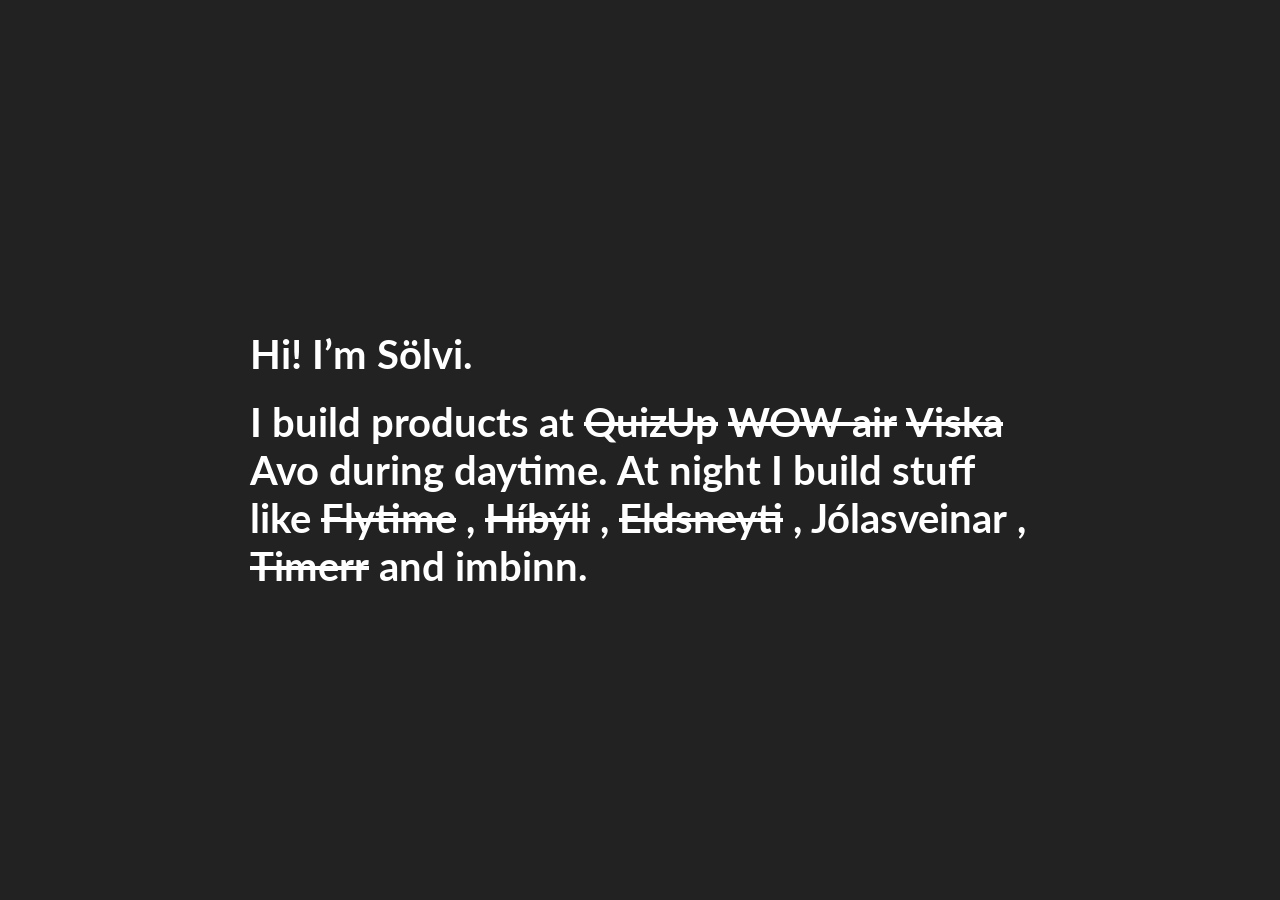
<file: index.html>
<head>
  <title>Sölvi.is</title>
  <meta property="og:title" content="Sölvi.is">
  <meta property="og:description" content="Hi! I’m Sölvi.">
  <meta property="og:image" content="https://solvi.is/og.png">
  <meta property="og:url" content="https://solvi.is/">
  <meta name="viewport" content="width=device-width, initial-scale=1">
  <link type="text/css" rel="stylesheet" href="styles.css?v=2" />
  <link href="https://fonts.googleapis.com/css?family=Lato:700" rel="stylesheet">
</head>

<body>
  <article class="content">
    <span class="title text">Hi! I’m Sölvi.</span>
    <span class="text">I build products at</span>
    <a class="link link--quizup" href="https://quizup.com" target="_blank">QuizUp</a>
    <a class="link link--wowair" href="https://wowair.com" target="_blank">WOW air</a>
    <a class="link link--viska" href="https://viska.com" target="_blank">Viska</a>
    <a class="link link--avo" href="https://avo.sh" target="_blank">Avo</a>
    <span class="text">during daytime. At night I build stuff like</span>
    <a class="link link--flytime" href="http://flytime.is" target="_blank">Flytime</a>
    <span class="text">,</span>
    <a class="link link--hibyli" href="https://hiby.li" target="_blank">Híbýli</a>
    <span class="text">,</span>
    <a class="link link--eldsneyti" href="http://eldsneyti.com" target="_blank">Eldsneyti</a>
    <span class="text">,</span>
    <a class="link link--jolasveinar" href="https://apps.apple.com/is/app/j%C3%B3lasveinar/id1320667824" target="_blank">Jólasveinar</a>
    <span class="text">,</span>
    <a class="link link--timerr" href="http://timerr.app" target="_blank">Timerr</a>
    <span class="text">and</span>
    <a class="link link--imbinn" href="/imbinn/">imbinn.</a>
    <div class="backdrop"></div>
  </article>

  <script>
    (function (i, s, o, g, r, a, m) {
      i['GoogleAnalyticsObject'] = r; i[r] = i[r] || function () {
        (i[r].q = i[r].q || []).push(arguments)
      }, i[r].l = 1 * new Date(); a = s.createElement(o),
        m = s.getElementsByTagName(o)[0]; a.async = 1; a.src = g; m.parentNode.insertBefore(a, m)
    })(window, document, 'script', 'https://www.google-analytics.com/analytics.js', 'ga');
    ga('create', 'UA-92323126-1', 'auto');
    ga('send', 'pageview');
  </script>
</body>
</file>
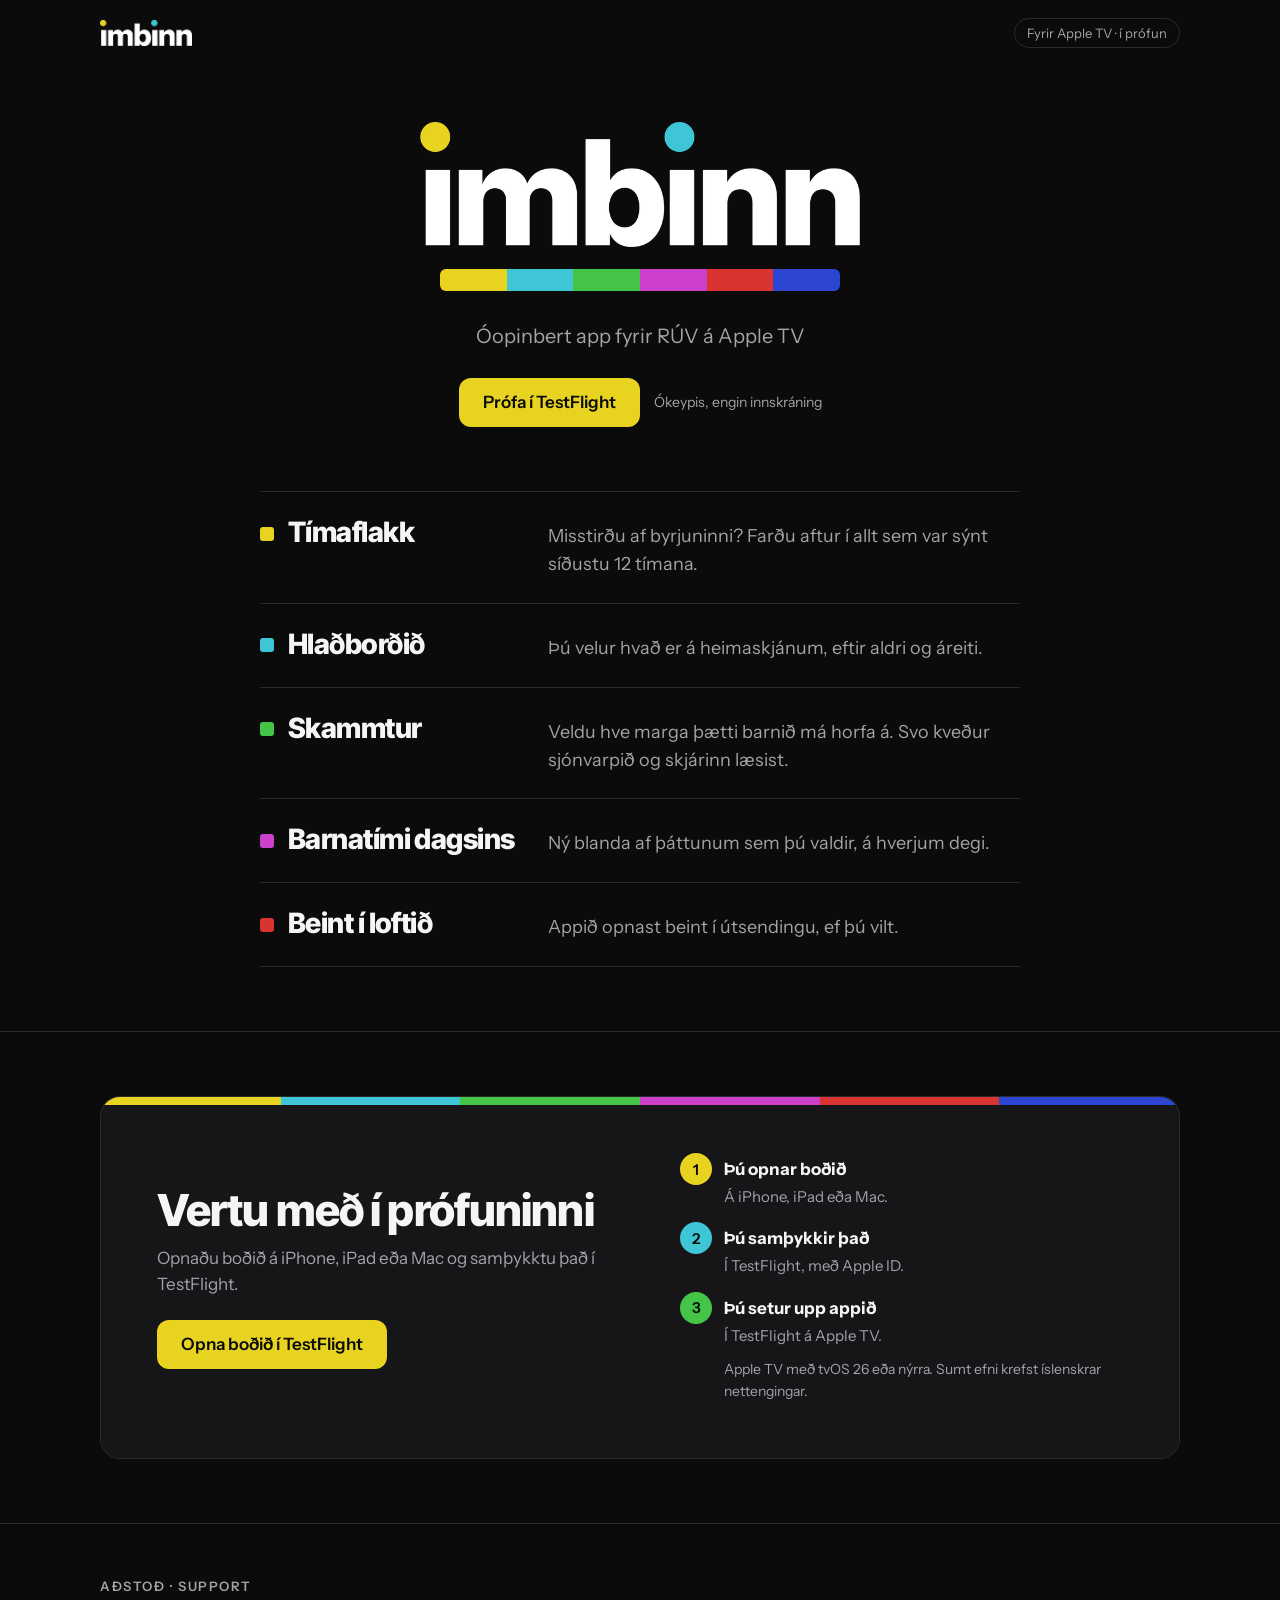
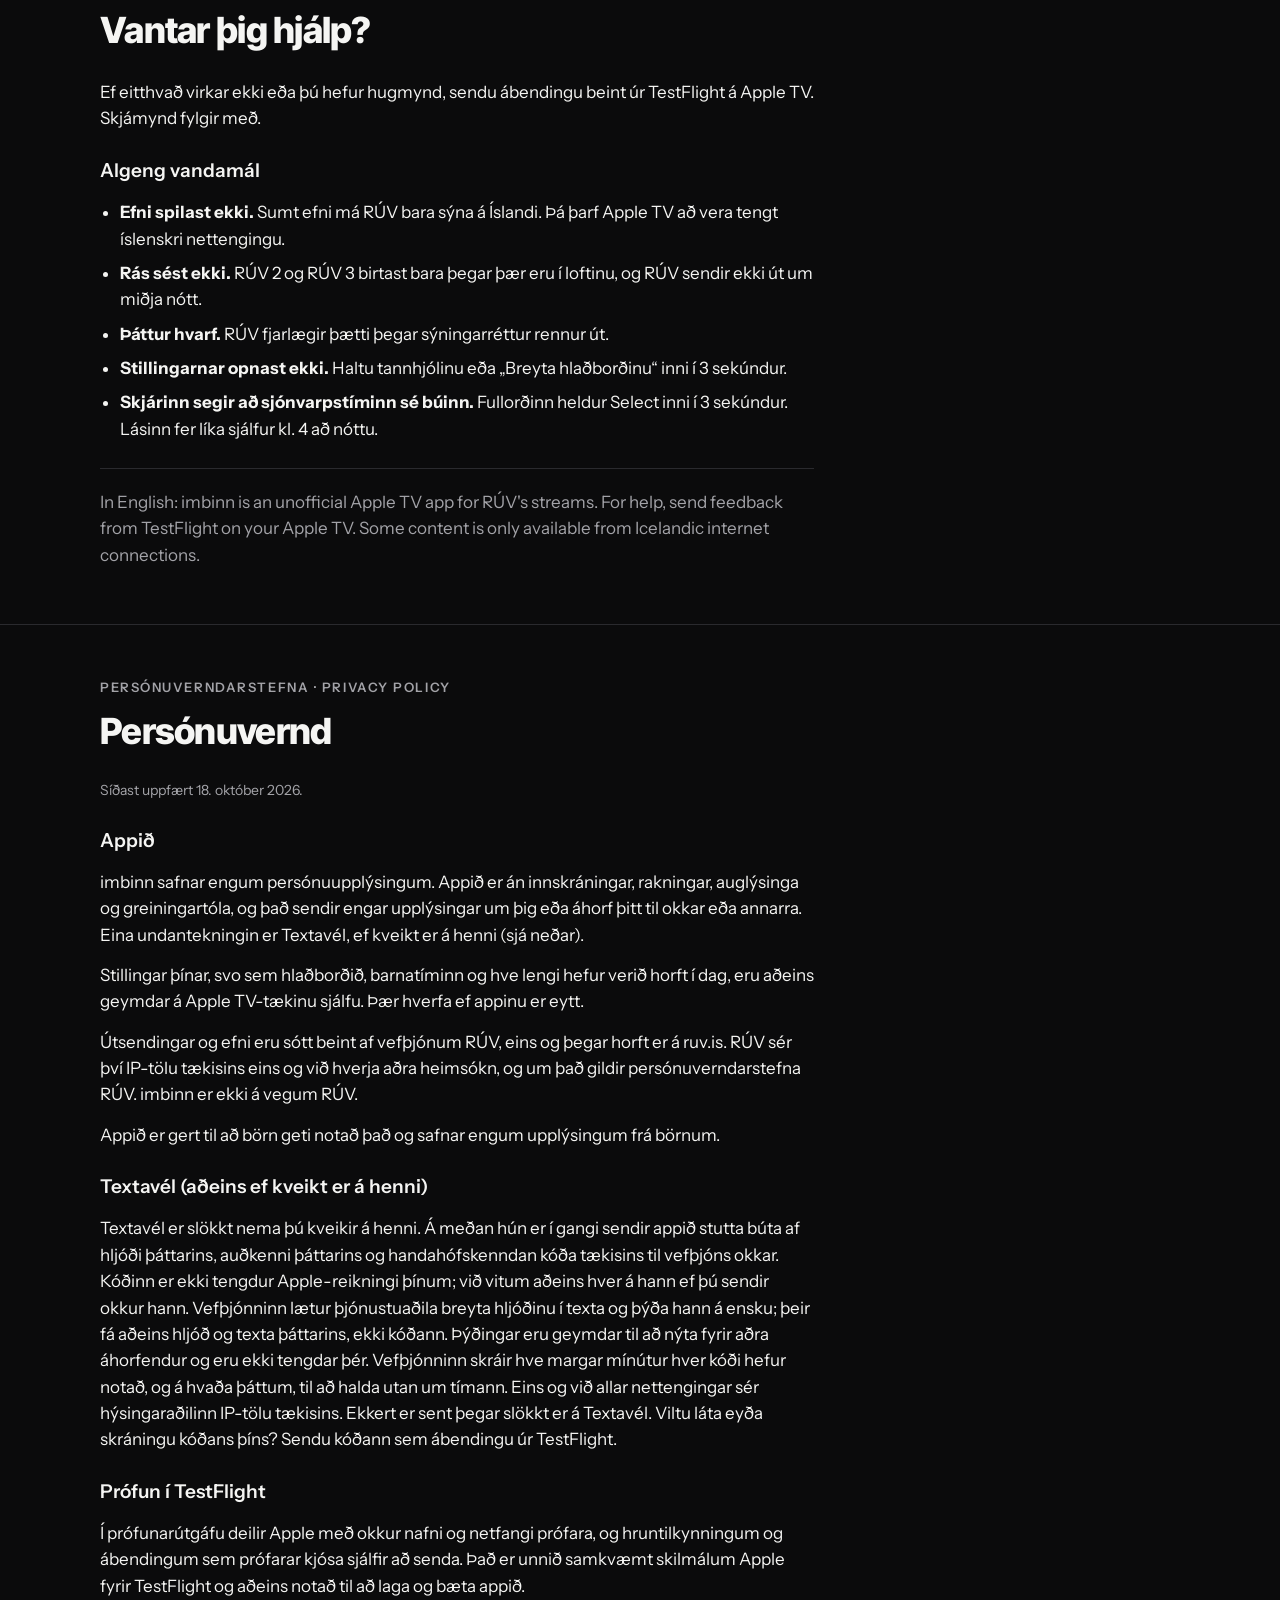
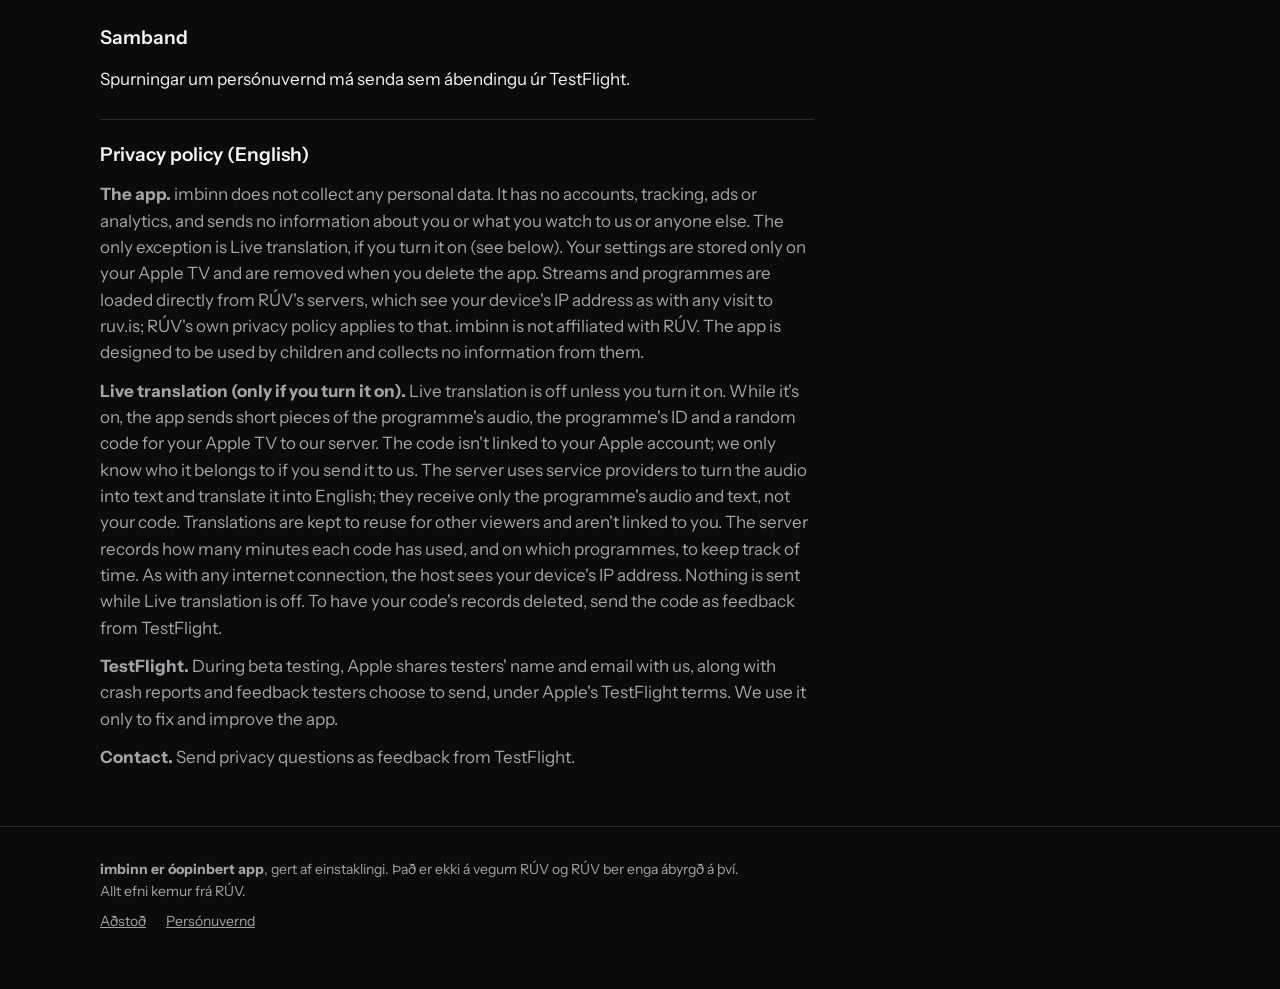
<file: imbinn/index.html>
<!doctype html>
<html lang="is">
<head>
<meta charset="utf-8">
<meta name="viewport" content="width=device-width,initial-scale=1,viewport-fit=cover">
<title>imbinn</title>
<link rel="preconnect" href="https://fonts.googleapis.com">
<link rel="preconnect" href="https://fonts.gstatic.com" crossorigin>
<link rel="stylesheet" href="https://fonts.googleapis.com/css2?family=Inter+Tight:wght@800&family=Instrument+Sans:wght@400;500;600&display=swap">
<style>
/* Layout: stutt kynning í anda prófunarmyndar sjónvarpsins. Merkið og litaröndin efst, svo fimm atriði, hvert með sinn lit úr röndinni. Eitt dökkt þema eins og merkið. */
:root {
  --bg: #0b0b0c;
  --panel: #161618;
  --line: #2a2a2e;
  --fg: #f5f5f3;
  --muted: #a3a3a8;
  --yellow: #e8d420;
  --cyan: #3ec6d6;
  --green: #45c548;
  --magenta: #cc40cc;
  --red: #d9342f;
  --blue: #2c46d2;
  --on-yellow: #0b0b0c;
  --display: "Inter Tight", "Helvetica Neue", Arial, sans-serif;
  --body: "Instrument Sans", system-ui, -apple-system, "Segoe UI", sans-serif;
  color-scheme: dark;
}

* { box-sizing: border-box; }
body { background: var(--bg); color: var(--fg); font-family: var(--body); font-size: 17px; line-height: 1.55; }
.wrap { max-width: 1120px; margin: 0 auto; padding-inline: 20px; }
h1, h2, h3 { text-wrap: balance; margin: 0; }
p { margin: 0; }
a { color: inherit; }
:focus-visible { outline: 3px solid var(--yellow); outline-offset: 3px; }

.bars { display: flex; height: 100%; width: 100%; border-radius: 6px; overflow: hidden; }
.bars i { flex: 1; display: block; }
.bars i:nth-child(1) { background: var(--yellow); } .bars i:nth-child(2) { background: var(--cyan); }
.bars i:nth-child(3) { background: var(--green); } .bars i:nth-child(4) { background: var(--magenta); }
.bars i:nth-child(5) { background: var(--red); } .bars i:nth-child(6) { background: var(--blue); }

header.top { padding-block: 18px; }
header.top .wrap { display: flex; justify-content: space-between; align-items: center; gap: 16px; flex-wrap: wrap; }
.mark { display: inline-block; line-height: 0; }
.mark img { height: 26px; width: auto; }
.badge { font-size: 13px; color: var(--muted); border: 1px solid var(--line); border-radius: 999px; padding: 4px 12px; }

.btn { display: inline-flex; align-items: center; font: 600 17px/1 var(--body); padding: 16px 24px; border-radius: 12px; background: var(--yellow); color: var(--on-yellow); text-decoration: none; transition: transform .15s ease, box-shadow .15s ease; }
.btn:hover { transform: scale(1.04); box-shadow: 0 10px 30px rgba(0,0,0,.5); }
.btn[aria-disabled="true"] { background: transparent; color: inherit; box-shadow: inset 0 0 0 2px currentColor; opacity: .8; cursor: default; transform: none; }
.note { font-size: 14px; color: var(--muted); }

.hero { padding-block: 56px 56px; text-align: center; }
.hero h1 { line-height: 0; }
.hero h1 img { width: min(440px, 80%); height: auto; }
.hero .stripe { width: min(400px, 72%); height: 22px; margin: 22px auto 0; }
.hero .lede { margin: 30px auto 0; font-size: 20px; color: var(--muted); max-width: 30em; }
.hero .cta { margin-top: 26px; display: flex; gap: 14px; justify-content: center; align-items: center; flex-wrap: wrap; }

.diff { padding-block: 8px 64px; }
.diff-list { list-style: none; margin: 0 auto; padding: 0; max-width: 760px; display: grid; }
.diff-list li { display: grid; grid-template-columns: minmax(0, 16rem) minmax(0, 1fr); gap: 6px 32px; align-items: baseline; padding-block: 24px; border-top: 1px solid var(--line); }
.diff-list li:last-child { border-bottom: 1px solid var(--line); }
.diff-list h3::before { content: ""; display: inline-block; width: 14px; height: 14px; border-radius: 3px; background: var(--c); margin-right: 14px; vertical-align: 0.05em; }
.diff-list li:nth-child(1) { --c: var(--yellow); } .diff-list li:nth-child(2) { --c: var(--cyan); }
.diff-list li:nth-child(3) { --c: var(--green); } .diff-list li:nth-child(4) { --c: var(--magenta); }
.diff-list li:nth-child(5) { --c: var(--red); }
.diff-list h3 { font-family: var(--display); font-weight: 800; font-size: clamp(22px, 2.6vw, 28px); line-height: 1.2; white-space: nowrap; letter-spacing: -0.02em; }
.diff-list p { color: var(--muted); font-size: 18px; }

#skraning { padding-block: 64px; border-top: 1px solid var(--line); }
.signup { position: relative; overflow: hidden; background: var(--panel); border: 1px solid var(--line); color: var(--fg); border-radius: 20px; padding: clamp(24px, 5vw, 56px); display: grid; grid-template-columns: 1.1fr 1fr; gap: 36px; align-items: center; }
.signup > * { min-width: 0; }
.signup h2 { font-family: var(--display); font-weight: 800; font-size: clamp(28px, 4vw, 44px); line-height: 1.05; letter-spacing: -0.02em; }
.signup p { color: var(--muted); margin-top: 12px; }
.signup .stripe { position: absolute; inset: 0 0 auto 0; height: 8px; }
.signup .stripe .bars { border-radius: 0; }
.signup .btn { margin-top: 22px; }
.steps { margin: 0; padding: 0; list-style: none; display: grid; gap: 14px; counter-reset: s; }
.steps li { display: grid; grid-template-columns: 32px 1fr; gap: 12px; align-items: start; counter-increment: s; }
.steps li::before { content: counter(s); width: 32px; height: 32px; border-radius: 50%; background: var(--n); color: var(--on-yellow); display: grid; place-items: center; font: 600 15px/1 var(--body); }
.steps b { display: block; line-height: 32px; }
.steps li:nth-child(1) { --n: var(--yellow); } .steps li:nth-child(2) { --n: var(--cyan); } .steps li:nth-child(3) { --n: var(--green); }
.steps span { color: var(--muted); font-size: 15px; display: block; }
.req { margin-top: 20px; padding-left: 44px; font-size: 14px; color: var(--muted); }

.legal { padding-block: 56px; border-top: 1px solid var(--line); }
.eyebrow { font: 600 13px/1 var(--body); letter-spacing: .12em; text-transform: uppercase; color: var(--muted); }
.legal h2 { font-family: var(--display); font-weight: 800; font-size: clamp(26px, 3.4vw, 36px); letter-spacing: -0.02em; margin-top: 10px; }
.legal-body { margin-top: 20px; max-width: 42em; display: grid; gap: 14px; }
.legal-body h3 { font-size: 19px; font-weight: 600; margin-top: 10px; }
.legal-body ul { margin: 0; padding-left: 20px; display: grid; gap: 8px; }
.legal-body .en { color: var(--muted); display: grid; gap: 12px; margin-top: 12px; padding-top: 20px; border-top: 1px solid var(--line); }
.legal-body .en h3 { color: var(--fg); margin-top: 0; }

footer { padding-block: 32px 56px; border-top: 1px solid var(--line); }
.disclaimer { font-size: 14px; color: var(--muted); max-width: 46em; display: grid; gap: 8px; }
.links { display: flex; gap: 20px; flex-wrap: wrap; }

@media (max-width: 760px) { .signup { grid-template-columns: 1fr; } }
@media (max-width: 600px) { .diff-list li { grid-template-columns: minmax(0, 1fr); } .diff-list li p { padding-left: 28px; } }
@media (prefers-reduced-motion: reduce) { .btn { transition: none; } .btn:hover { transform: none; } }
</style>
<style>[hidden]{display:none!important} img{max-width:100%} body{margin:0}</style>
</head>
<body>

<header class="top">
  <div class="wrap">
    <a class="mark" href="#"><img src="[data-uri]" alt="imbinn" width="92" height="26"></a>
    <span class="badge">Fyrir Apple TV · í prófun</span>
  </div>
</header>

<main>
  <div class="hero">
    <div class="wrap">
      <h1><img src="[data-uri]" alt="imbinn" width="786" height="223"></h1>
      <div class="stripe" aria-hidden="true"><span class="bars"><i></i><i></i><i></i><i></i><i></i><i></i></span></div>
      <p class="lede">Óopinbert app fyrir RÚV á Apple TV</p>
      <div class="cta">
        <a class="btn js-signup" href="#skraning">Prófa í TestFlight</a>
        <span class="note">Ókeypis, engin innskráning</span>
      </div>
    </div>
  </div>

  <section class="diff">
    <div class="wrap">
      <ul class="diff-list">
        <li><h3>Tímaflakk</h3><p>Misstirðu af byrjuninni? Farðu aftur í allt sem var sýnt síðustu 12 tímana.</p></li>
        <li><h3>Hlaðborðið</h3><p>Þú velur hvað er á heimaskjánum, eftir aldri og áreiti.</p></li>
        <li><h3>Skammtur</h3><p>Veldu hve marga þætti barnið má horfa á. Svo kveður sjónvarpið og skjárinn læsist.</p></li>
        <li><h3>Barnatími dagsins</h3><p>Ný blanda af þáttunum sem þú valdir, á hverjum degi.</p></li>
        <li><h3>Beint í loftið</h3><p>Appið opnast beint í útsendingu, ef þú vilt.</p></li>
      </ul>
    </div>
  </section>

  <section id="skraning">
    <div class="wrap">
      <div class="signup">
        <div class="stripe" aria-hidden="true"><span class="bars"><i></i><i></i><i></i><i></i><i></i><i></i></span></div>
        <div>
          <h2>Vertu með í prófuninni</h2>
          <p>Opnaðu boðið á iPhone, iPad eða Mac og samþykktu það í TestFlight.</p>
          <a class="btn js-signup" href="#skraning">Opna boðið í TestFlight</a>
        </div>
        <div>
          <ol class="steps">
            <li><div><b>Þú opnar boðið</b><span>Á iPhone, iPad eða Mac.</span></div></li>
            <li><div><b>Þú samþykkir það</b><span>Í TestFlight, með Apple ID.</span></div></li>
            <li><div><b>Þú setur upp appið</b><span>Í TestFlight á Apple TV.</span></div></li>
          </ol>
          <p class="req">Apple TV með tvOS 26 eða nýrra. Sumt efni krefst íslenskrar nettengingar.</p>
        </div>
      </div>
    </div>
  </section>

  <section id="adstod" class="legal">
    <div class="wrap">
      <p class="eyebrow">Aðstoð · Support</p>
      <h2>Vantar þig hjálp?</h2>
      <div class="legal-body">
        <p>Ef eitthvað virkar ekki eða þú hefur hugmynd, sendu ábendingu beint úr TestFlight á Apple TV. Skjámynd fylgir með.</p>
        <h3>Algeng vandamál</h3>
        <ul>
          <li><b>Efni spilast ekki.</b> Sumt efni má RÚV bara sýna á Íslandi. Þá þarf Apple TV að vera tengt íslenskri nettengingu.</li>
          <li><b>Rás sést ekki.</b> RÚV 2 og RÚV 3 birtast bara þegar þær eru í loftinu, og RÚV sendir ekki út um miðja nótt.</li>
          <li><b>Þáttur hvarf.</b> RÚV fjarlægir þætti þegar sýningarréttur rennur út.</li>
          <li><b>Stillingarnar opnast ekki.</b> Haltu tannhjólinu eða „Breyta hlaðborðinu“ inni í 3 sekúndur.</li>
          <li><b>Skjárinn segir að sjónvarpstíminn sé búinn.</b> Fullorðinn heldur Select inni í 3 sekúndur. Lásinn fer líka sjálfur kl. 4 að nóttu.</li>
        </ul>
        <p lang="en" class="en">In English: imbinn is an unofficial Apple TV app for RÚV's streams. For help, send feedback from TestFlight on your Apple TV. Some content is only available from Icelandic internet connections.</p>
      </div>
    </div>
  </section>

  <section id="personuvernd" class="legal">
    <div class="wrap">
      <p class="eyebrow">Persónuverndarstefna · Privacy policy</p>
      <h2>Persónuvernd</h2>
      <div class="legal-body">
        <p class="note">Síðast uppfært 18. október 2026.</p>
        <h3>Appið</h3>
        <p>imbinn safnar engum persónuupplýsingum. Appið er án innskráningar, rakningar, auglýsinga og greiningartóla, og það sendir engar upplýsingar um þig eða áhorf þitt til okkar eða annarra. Eina undantekningin er Textavél, ef kveikt er á henni (sjá neðar).</p>
        <p>Stillingar þínar, svo sem hlaðborðið, barnatíminn og hve lengi hefur verið horft í dag, eru aðeins geymdar á Apple TV-tækinu sjálfu. Þær hverfa ef appinu er eytt.</p>
        <p>Útsendingar og efni eru sótt beint af vefþjónum RÚV, eins og þegar horft er á ruv.is. RÚV sér því IP-tölu tækisins eins og við hverja aðra heimsókn, og um það gildir persónuverndarstefna RÚV. imbinn er ekki á vegum RÚV.</p>
        <p>Appið er gert til að börn geti notað það og safnar engum upplýsingum frá börnum.</p>
        <h3>Textavél (aðeins ef kveikt er á henni)</h3>
        <p>Textavél er slökkt nema þú kveikir á henni. Á meðan hún er í gangi sendir appið stutta búta af hljóði þáttarins, auðkenni þáttarins og handahófskenndan kóða tækisins til vefþjóns okkar. Kóðinn er ekki tengdur Apple-reikningi þínum; við vitum aðeins hver á hann ef þú sendir okkur hann. Vefþjónninn lætur þjónustuaðila breyta hljóðinu í texta og þýða hann á ensku; þeir fá aðeins hljóð og texta þáttarins, ekki kóðann. Þýðingar eru geymdar til að nýta fyrir aðra áhorfendur og eru ekki tengdar þér. Vefþjónninn skráir hve margar mínútur hver kóði hefur notað, og á hvaða þáttum, til að halda utan um tímann. Eins og við allar nettengingar sér hýsingaraðilinn IP-tölu tækisins. Ekkert er sent þegar slökkt er á Textavél. Viltu láta eyða skráningu kóðans þíns? Sendu kóðann sem ábendingu úr TestFlight.</p>
        <h3>Prófun í TestFlight</h3>
        <p>Í prófunarútgáfu deilir Apple með okkur nafni og netfangi prófara, og hruntilkynningum og ábendingum sem prófarar kjósa sjálfir að senda. Það er unnið samkvæmt skilmálum Apple fyrir TestFlight og aðeins notað til að laga og bæta appið.</p>
        <h3>Samband</h3>
        <p>Spurningar um persónuvernd má senda sem ábendingu úr TestFlight.</p>

        <div lang="en" class="en">
          <h3>Privacy policy (English)</h3>
          <p><b>The app.</b> imbinn does not collect any personal data. It has no accounts, tracking, ads or analytics, and sends no information about you or what you watch to us or anyone else. The only exception is Live translation, if you turn it on (see below). Your settings are stored only on your Apple TV and are removed when you delete the app. Streams and programmes are loaded directly from RÚV's servers, which see your device's IP address as with any visit to ruv.is; RÚV's own privacy policy applies to that. imbinn is not affiliated with RÚV. The app is designed to be used by children and collects no information from them.</p>
          <p><b>Live translation (only if you turn it on).</b> Live translation is off unless you turn it on. While it's on, the app sends short pieces of the programme's audio, the programme's ID and a random code for your Apple TV to our server. The code isn't linked to your Apple account; we only know who it belongs to if you send it to us. The server uses service providers to turn the audio into text and translate it into English; they receive only the programme's audio and text, not your code. Translations are kept to reuse for other viewers and aren't linked to you. The server records how many minutes each code has used, and on which programmes, to keep track of time. As with any internet connection, the host sees your device's IP address. Nothing is sent while Live translation is off. To have your code's records deleted, send the code as feedback from TestFlight.</p>
          <p><b>TestFlight.</b> During beta testing, Apple shares testers' name and email with us, along with crash reports and feedback testers choose to send, under Apple's TestFlight terms. We use it only to fix and improve the app.</p>
          <p><b>Contact.</b> Send privacy questions as feedback from TestFlight.</p>
        </div>
      </div>
    </div>
  </section>
</main>

<footer>
  <div class="wrap">
    <div class="disclaimer">
      <p><b>imbinn er óopinbert app</b>, gert af einstaklingi. Það er ekki á vegum RÚV og RÚV ber enga ábyrgð á því. Allt efni kemur frá RÚV.</p>
      <p class="links"><a href="#adstod">Aðstoð</a><a href="#personuvernd">Persónuvernd</a></p>
    </div>
  </div>
</footer>

<script>
  // Opinber TestFlight-hlekkur. Ef hann vantar vísa takkarnir á skráningarkaflann.
  const SIGNUP_URL = "https://testflight.apple.com/join/UkPdC8wf";
  if (SIGNUP_URL) {
    document.querySelectorAll(".js-signup").forEach((a) => {
      a.href = SIGNUP_URL;
      a.target = "_blank";
      a.rel = "noopener";
    });
  } else {
    const main = document.querySelector("#skraning .js-signup");
    main.setAttribute("aria-disabled", "true");
    main.textContent = "Skráning opnar fljótlega";
    main.addEventListener("click", (e) => e.preventDefault());
  }
</script>

</body>
</html>
</file>
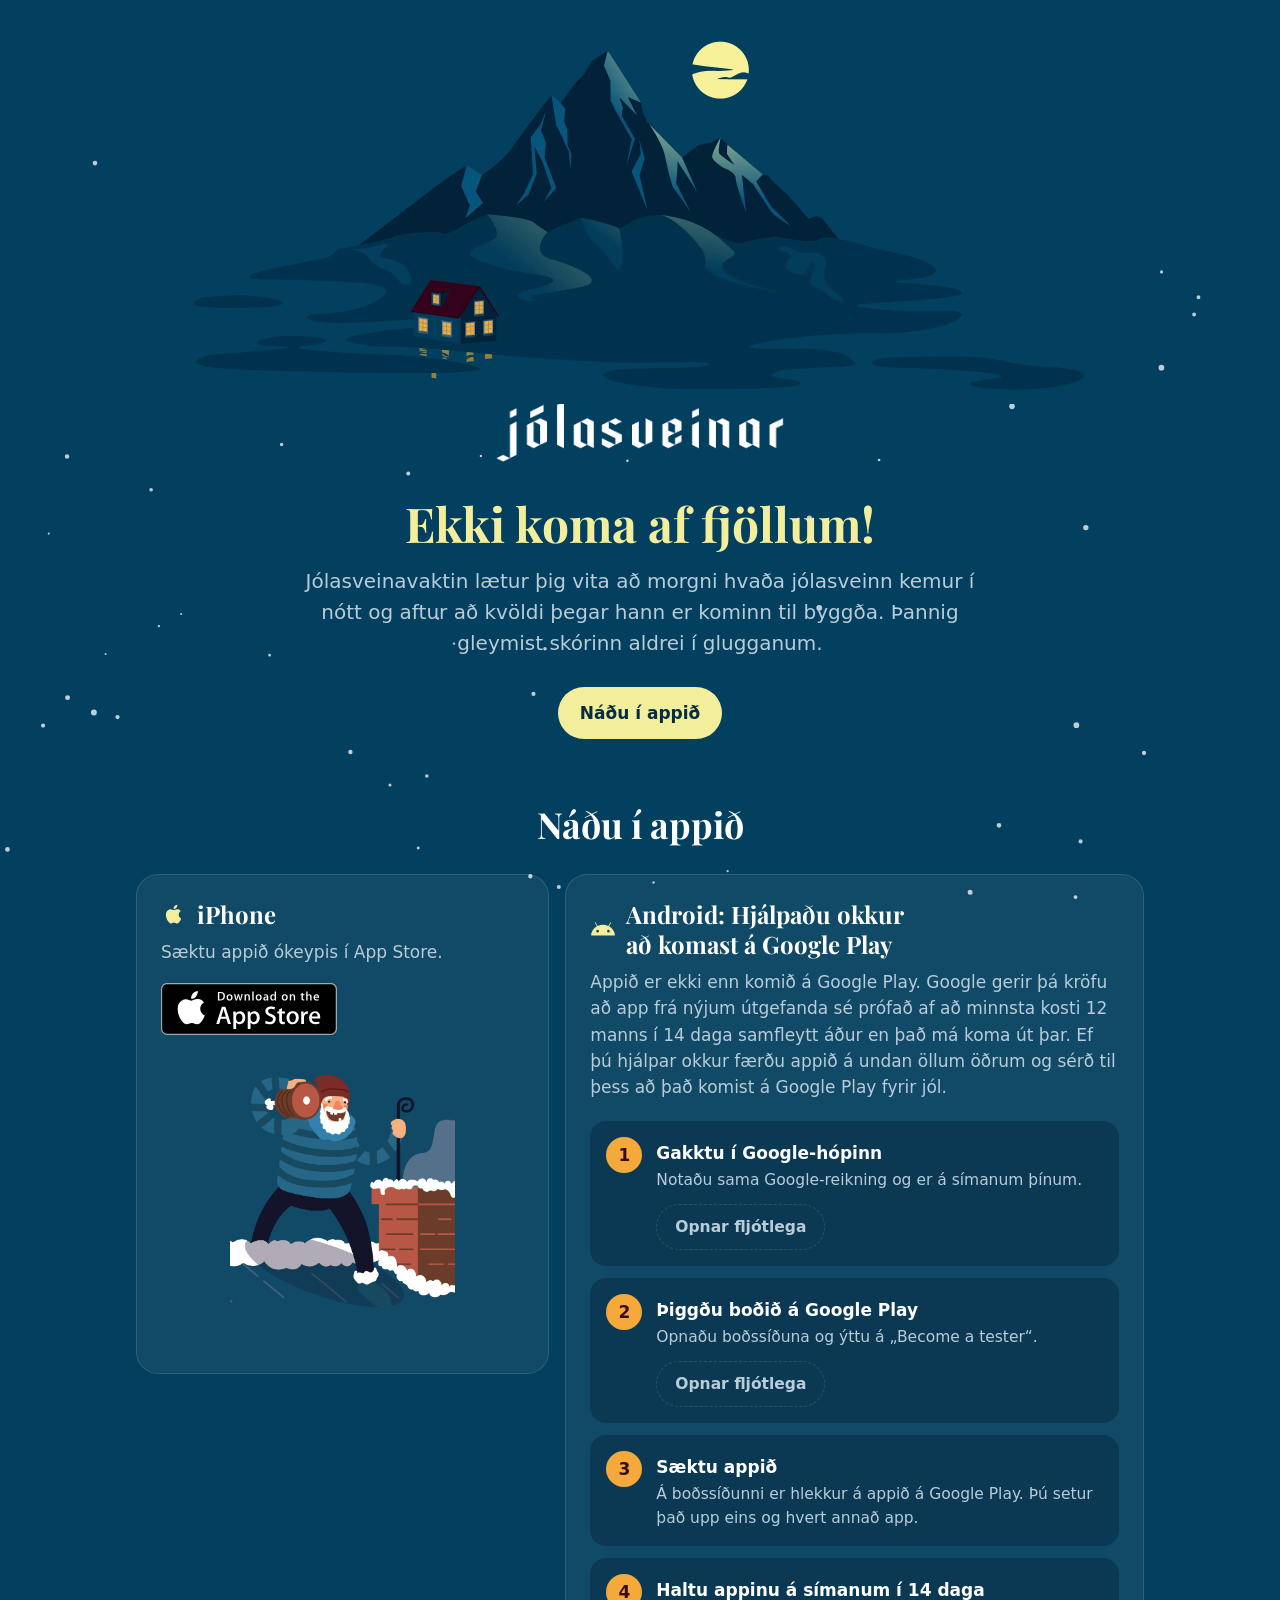
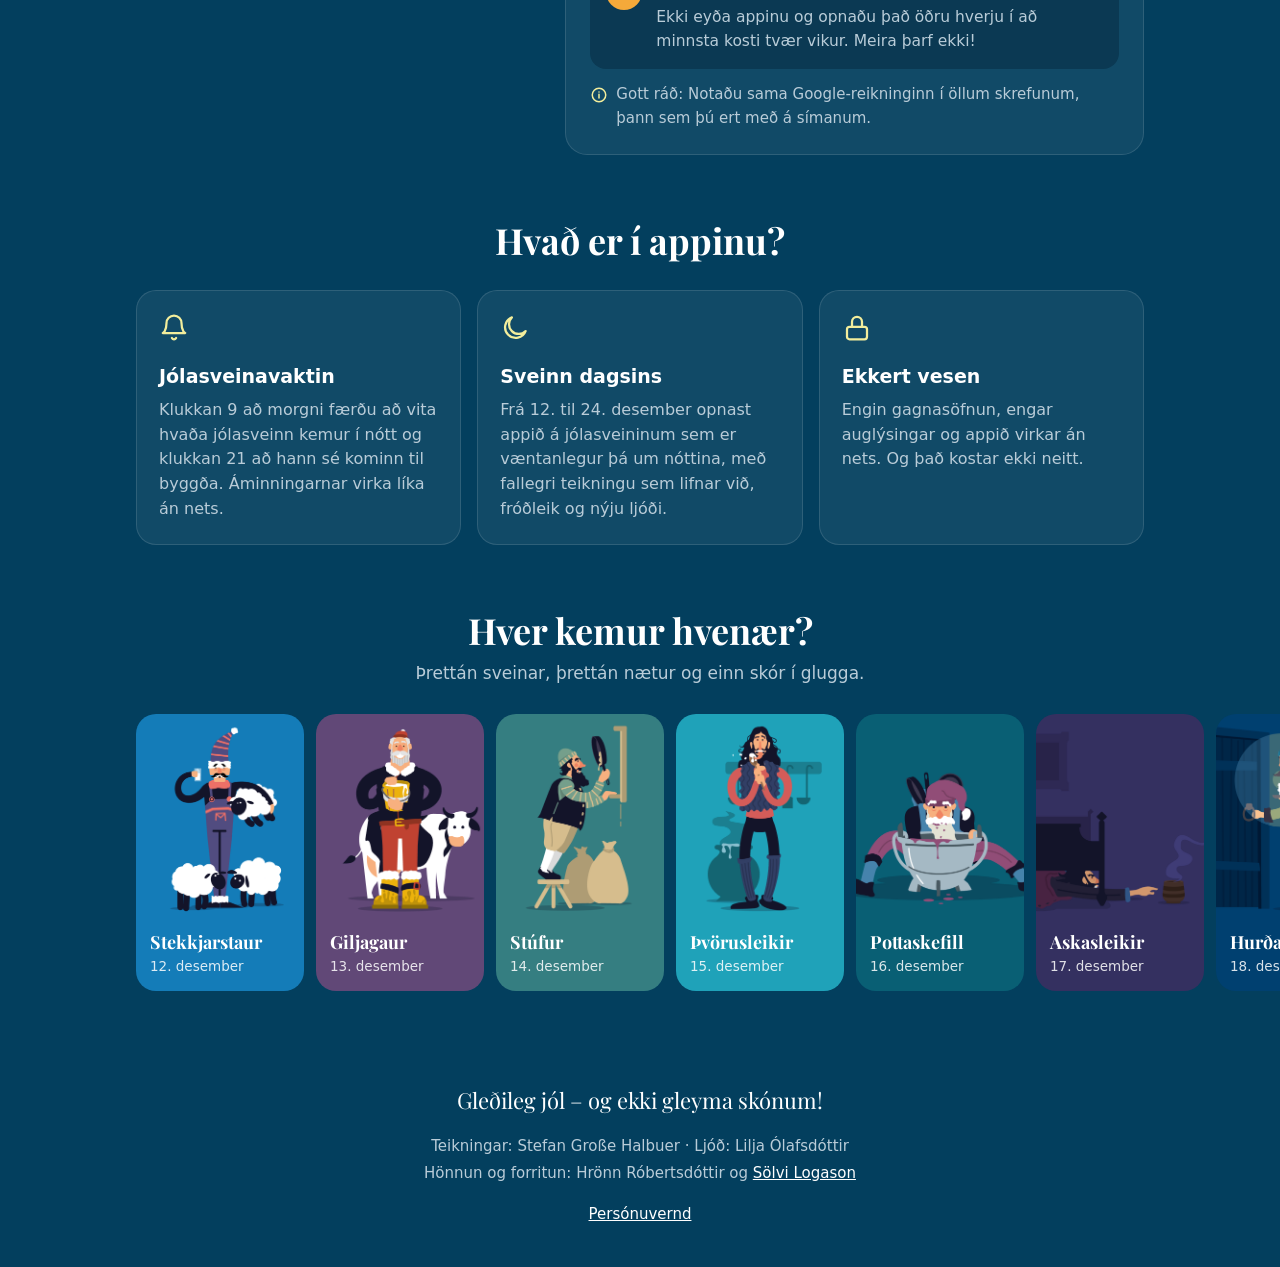
<file: jolasveinar/index.html>
<!doctype html>
<html lang="is">
<head>
<meta charset="utf-8">
<meta name="viewport" content="width=device-width,initial-scale=1,viewport-fit=cover">
<title>Jólasveinar</title>
<meta name="description" content="Jólasveinar – appið sem minnir þig á hvaða jólasveinn kemur í nótt, svo skórinn gleymist aldrei í glugganum. Ókeypis, án auglýsinga og virkar án nets.">
<meta name="theme-color" content="#033F5E">
<meta property="og:title" content="Jólasveinar">
<meta property="og:description" content="Jólasveinar – appið sem minnir þig á hvaða jólasveinn kemur í nótt, svo skórinn gleymist aldrei í glugganum. Ókeypis, án auglýsinga og virkar án nets.">
<meta property="og:image" content="https://solvi.is/jolasveinar/og.png">
<meta property="og:url" content="https://solvi.is/jolasveinar/">
<meta property="og:locale" content="is_IS">
<meta name="twitter:card" content="summary_large_image">
<link rel="apple-touch-icon" href="icon.png">
<link rel="icon" type="image/png" href="icon.png">
<link rel="preconnect" href="https://fonts.googleapis.com">
<link rel="preconnect" href="https://fonts.gstatic.com" crossorigin>
<link rel="stylesheet" href="https://fonts.googleapis.com/css2?family=Playfair+Display:wght@700&display=swap">
<style>
/* Litir úr header.ai: næturhiminn, tungl, gluggaljós og þak. */
:root {
  --bg: #033F5E;
  --bg-deep: #062C42;
  --panel: rgba(255,255,255,.06);
  --panel-line: rgba(255,255,255,.12);
  --fg: #FFFFFF;
  --muted: #B9CCD8;
  --moon: #F3EE9C;
  --window: #F5A93A;
  --roof: #3A0B1C;
  --serif: "Playfair Display", Georgia, "Times New Roman", serif;
  --sans: system-ui, -apple-system, "Segoe UI", Roboto, "Helvetica Neue", Arial, sans-serif;
  color-scheme: dark;
}
* { box-sizing: border-box; }
html { -webkit-text-size-adjust: 100%; }
body { margin: 0; background: var(--bg); color: var(--fg); font-family: var(--sans); font-size: 17px; line-height: 1.55; overflow-x: hidden; }
h1, h2, h3 { margin: 0; text-wrap: balance; }
p { margin: 0; }
a { color: inherit; }
:focus-visible { outline: 3px solid var(--moon); outline-offset: 3px; border-radius: 6px; }
.wrap { max-width: 1040px; margin: 0 auto; padding-inline: 16px; }

/* Snjór */
#snow { position: fixed; inset: 0; width: 100%; height: 100%; pointer-events: none; z-index: 0; }
main, footer { position: relative; z-index: 1; }

/* Forsíða */
.hero { text-align: center; padding-top: 24px; overflow: hidden; }
.scene { display: block; width: min(980px, 140vw); margin: 0 auto; margin-left: 50%; transform: translateX(-50%); height: auto; }
.wordmark { display: block; width: min(300px, 64vw); height: auto; margin: -8px auto 0; }
.hero h1 { font-family: var(--serif); font-weight: 700; font-size: clamp(30px, 6vw, 48px); line-height: 1.15; margin-top: 28px; color: var(--moon); }
.hero .lead { max-width: 34em; margin: 14px auto 0; font-size: clamp(17px, 2.4vw, 20px); color: var(--muted); }
.jump { display: inline-block; margin-top: 28px; padding: 13px 22px; border-radius: 999px; background: var(--moon); color: var(--bg-deep); font-weight: 650; text-decoration: none; }
.jump:hover { filter: brightness(1.05); }

section { padding-block: 64px 0; }
h2 { font-family: var(--serif); font-weight: 700; font-size: clamp(26px, 4.4vw, 36px); line-height: 1.2; text-align: center; }
.sub { text-align: center; color: var(--muted); margin-top: 8px; }

/* Sækja appið */
.get-grid { display: grid; gap: 16px; margin-top: 28px; grid-template-columns: 1fr; }
@media (min-width: 820px) { .get-grid { grid-template-columns: 5fr 7fr; align-items: start; } }
.card { background: var(--panel); border: 1px solid var(--panel-line); border-radius: 22px; padding: 24px; }
.card h3 { font-family: var(--serif); font-size: 24px; line-height: 1.25; display: flex; gap: 10px; align-items: center; }
.card h3 svg { flex: none; width: 26px; height: 26px; color: var(--moon); }
.card > p { margin-top: 10px; color: var(--muted); }
#ios { display: flex; flex-direction: column; }
#ios .pal { display: block; width: 62%; max-width: 230px; height: auto; margin: 8px auto -24px; align-self: center; }
@media (max-width: 819px) { #ios .pal { display: none; } }
.badge { display: inline-block; margin-top: 18px; line-height: 0; }
.badge img { height: 52px; width: auto; }
.badge--play img { height: 78px; margin: -13px -10px; } /* PNG-merkið er með innbyggðu bili */
[data-stage="test"] .live, [data-stage="live"] .test { display: none; }

.steps { list-style: none; padding: 0; margin: 20px 0 0; counter-reset: s; display: grid; gap: 12px; }
.steps li { counter-increment: s; display: grid; grid-template-columns: 36px 1fr; gap: 0 14px; padding: 16px; border-radius: 16px; background: rgba(6,44,66,.55); }
.steps li::before { content: counter(s); grid-row: span 3; width: 36px; height: 36px; border-radius: 50%; display: grid; place-items: center; background: var(--window); color: var(--roof); font-weight: 800; font-size: 17px; }
.steps h4 { margin: 5px 0 0; font-size: 17px; line-height: 1.3; }
.steps p { color: var(--muted); font-size: 15.5px; margin-top: 4px; }
.btn { justify-self: start; display: inline-flex; align-items: center; gap: 8px; margin-top: 12px; padding: 10px 18px; border-radius: 999px; background: var(--window); color: var(--roof); font-weight: 700; font-size: 15.5px; text-decoration: none; }
.btn:hover { filter: brightness(1.06); }
.btn .soon { display: none; }
.btn:not([href]) { background: transparent; color: var(--muted); border: 1.5px dashed var(--panel-line); cursor: default; filter: none; }
.btn:not([href]) .go { display: none; }
.btn:not([href]) .soon { display: inline; }
.tip { margin-top: 14px; font-size: 15px; color: var(--muted); display: flex; gap: 8px; }
.tip svg { flex: none; width: 18px; height: 18px; margin-top: 3px; color: var(--moon); }

/* Kostir */
.features { display: grid; gap: 16px; margin-top: 28px; grid-template-columns: 1fr; }
@media (min-width: 720px) { .features { grid-template-columns: repeat(3, 1fr); } }
.feature { padding: 22px; border-radius: 20px; background: var(--panel); border: 1px solid var(--panel-line); }
.feature svg { width: 30px; height: 30px; color: var(--moon); }
.feature h3 { font-size: 19px; margin-top: 12px; }
.feature p { color: var(--muted); margin-top: 6px; font-size: 16px; }

/* Jólasveinarnir */
.lads { display: flex; gap: 12px; overflow-x: auto; scroll-snap-type: x mandatory; padding: 28px 16px 20px; scroll-padding-inline: 16px; scrollbar-width: thin; scrollbar-color: var(--panel-line) transparent; }
@media (min-width: 1072px) { .lads { padding-inline: calc((100vw - 1040px) / 2 + 16px); scroll-padding-inline: calc((100vw - 1040px) / 2 + 16px); } }
.lad { margin: 0; flex: none; width: 168px; scroll-snap-align: start; border-radius: 20px; background: var(--c); overflow: hidden; display: flex; flex-direction: column; }
.lad img { display: block; width: 100%; height: auto; aspect-ratio: 700 / 900; object-fit: cover; object-position: top; }
.lad div { padding: 2px 14px 14px; }
.lad b { display: block; font-family: var(--serif); font-size: 18px; line-height: 1.2; }
.lad small { display: block; font-size: 13.5px; opacity: .85; margin-top: 2px; }
.lad.tonight { outline: 3px solid var(--moon); outline-offset: -3px; }

footer { padding: 72px 0 calc(40px + env(safe-area-inset-bottom)); text-align: center; color: var(--muted); font-size: 15px; }
footer .bye { font-family: var(--serif); font-size: 22px; color: var(--fg); margin-bottom: 18px; }
footer p + p { margin-top: 4px; }
footer a { color: var(--fg); }
footer nav { margin-top: 18px; display: flex; gap: 18px; justify-content: center; }

@media (prefers-reduced-motion: reduce) { #snow { display: none; } .lads { scroll-behavior: auto; } }
</style>
</head>
<body>
<canvas id="snow" aria-hidden="true"></canvas>
<main>
  <header class="hero">
    <img class="scene" src="scene.webp" width="1960" height="760" alt="">
    <img class="wordmark" src="wordmark.png" width="705" height="170" alt="Jólasveinar">
    <div class="wrap">
      <h1>Ekki koma af fjöllum!</h1>
      <p class="lead">Jólasveinavaktin lætur þig vita að morgni hvaða jólasveinn kemur í nótt og aftur að kvöldi þegar hann er kominn til byggða. Þannig gleymist skórinn aldrei í glugganum.</p>
      <a class="jump" href="#saekja">Náðu í appið</a>
    </div>
  </header>

  <section id="saekja" class="wrap">
    <h2>Náðu í appið</h2>
    <div class="get-grid">
      <article class="card" id="ios">
        <h3><svg viewBox="0 0 24 24" fill="currentColor" aria-hidden="true"><path d="M16.37 12.6c-.02-2.2 1.8-3.26 1.88-3.31-1.03-1.5-2.62-1.7-3.18-1.73-1.35-.14-2.64.8-3.33.8-.69 0-1.74-.78-2.87-.76-1.47.02-2.83.86-3.59 2.18-1.53 2.66-.39 6.6 1.1 8.75.73 1.05 1.6 2.24 2.73 2.2 1.1-.05 1.51-.71 2.84-.71 1.32 0 1.7.71 2.86.69 1.18-.02 1.93-1.07 2.65-2.13.84-1.22 1.18-2.4 1.2-2.47-.03-.01-2.3-.88-2.3-3.5ZM14.2 6.13c.6-.73 1.01-1.75.9-2.76-.87.04-1.92.58-2.54 1.31-.56.64-1.05 1.68-.92 2.67.97.08 1.96-.49 2.56-1.22Z"/></svg>iPhone</h3>
        <p>Sæktu appið ókeypis í App Store.</p>
        <a class="badge" href="https://apps.apple.com/is/app/j%C3%B3lasveinar/id1320667824" aria-label="Sækja Jólasveina í App Store"><img src="appStoreBadge.svg" width="135" height="40" alt="Download on the App Store"></a>
        <img class="pal" src="lads/ketkrokur.webp" width="700" height="1023" alt="" loading="lazy">
      </article>

      <!-- Þegar appið er komið á Google Play: breyta data-stage="test" í data-stage="live". -->
      <article class="card" id="android" data-stage="test">
        <h3><svg viewBox="0 0 24 24" fill="currentColor" aria-hidden="true"><path d="M17.6 9.48l1.84-3.18a.38.38 0 0 0-.66-.38l-1.86 3.22a11.4 11.4 0 0 0-9.84 0L5.22 5.92a.38.38 0 0 0-.66.38L6.4 9.48A10.8 10.8 0 0 0 1 18h22a10.8 10.8 0 0 0-5.4-8.52ZM7 15.25a1.25 1.25 0 1 1 0-2.5 1.25 1.25 0 0 1 0 2.5Zm10 0a1.25 1.25 0 1 1 0-2.5 1.25 1.25 0 0 1 0 2.5Z"/></svg><span class="test">Android: Hjálpaðu okkur að komast á Google Play</span><span class="live">Android</span></h3>

        <div class="live">
          <p style="margin-top:10px;color:var(--muted)">Sæktu appið ókeypis á Google Play.</p>
          <a class="badge badge--play" href="https://play.google.com/store/apps/details?id=com.logason.jolasveinar"><img src="googlePlayBadge.png" width="646" height="250" alt="Get it on Google Play"></a>
        </div>

        <div class="test">
          <p style="margin-top:10px;color:var(--muted)">Appið er ekki enn komið á Google Play. Google gerir þá kröfu að app frá nýjum útgefanda sé prófað af að minnsta kosti 12 manns í 14 daga samfleytt áður en það má koma út þar. Ef þú hjálpar okkur færðu appið á undan öllum öðrum og sérð til þess að það komist á Google Play fyrir jól.</p>
          <ol class="steps">
            <li>
              <h4>Gakktu í Google-hópinn</h4>
              <p>Notaðu sama Google-reikning og er á símanum þínum.</p>
              <!-- TODO: setja slóð Google-hópsins í href, t.d. https://groups.google.com/g/HÓPUR -->
              <a class="btn" target="_blank" rel="noopener"><span class="go">Ganga í hópinn ↗</span><span class="soon">Opnar fljótlega</span></a>
            </li>
            <li>
              <h4>Þiggðu boðið á Google Play</h4>
              <p>Opnaðu boðssíðuna og ýttu á „Become a tester“.</p>
              <!-- TODO: setja href="https://play.google.com/apps/testing/com.logason.jolasveinar" þegar lokaða prófunin er komin í loftið -->
              <a class="btn" target="_blank" rel="noopener"><span class="go">Þiggja boðið ↗</span><span class="soon">Opnar fljótlega</span></a>
            </li>
            <li>
              <h4>Sæktu appið</h4>
              <p>Á boðssíðunni er hlekkur á appið á Google Play. Þú setur það upp eins og hvert annað app.</p>
            </li>
            <li>
              <h4>Haltu appinu á símanum í 14 daga</h4>
              <p>Ekki eyða appinu og opnaðu það öðru hverju í að minnsta kosti tvær vikur. Meira þarf ekki!</p>
            </li>
          </ol>
          <p class="tip"><svg viewBox="0 0 24 24" fill="none" stroke="currentColor" stroke-width="2" stroke-linecap="round" aria-hidden="true"><circle cx="12" cy="12" r="9"/><path d="M12 11v5M12 8h.01"/></svg>Gott ráð: Notaðu sama Google-reikninginn í öllum skrefunum, þann sem þú ert með á símanum.</p>
        </div>
      </article>
    </div>
  </section>

  <section class="wrap">
    <h2>Hvað er í appinu?</h2>
    <div class="features">
      <div class="feature">
        <svg viewBox="0 0 24 24" fill="none" stroke="currentColor" stroke-width="1.8" stroke-linecap="round" stroke-linejoin="round" aria-hidden="true"><path d="M6 8a6 6 0 1 1 12 0c0 7 3 8 3 8H3s3-1 3-8"/><path d="M10.3 20a1.94 1.94 0 0 0 3.4 0"/></svg>
        <h3>Jólasveinavaktin</h3><p>Klukkan 9 að morgni færðu að vita hvaða jólasveinn kemur í nótt og klukkan 21 að hann sé kominn til byggða. Áminningarnar virka líka án nets.</p>
      </div>
      <div class="feature">
        <svg viewBox="0 0 24 24" fill="none" stroke="currentColor" stroke-width="1.8" stroke-linecap="round" stroke-linejoin="round" aria-hidden="true"><path d="M20.5 14.5A8.5 8.5 0 1 1 9.5 3.5a7 7 0 0 0 11 11Z"/></svg>
        <h3>Sveinn dagsins</h3><p>Frá 12. til 24. desember opnast appið á jólasveininum sem er væntanlegur þá um nóttina, með fallegri teikningu sem lifnar við, fróðleik og nýju ljóði.</p>
      </div>
      <div class="feature">
        <svg viewBox="0 0 24 24" fill="none" stroke="currentColor" stroke-width="1.8" stroke-linecap="round" stroke-linejoin="round" aria-hidden="true"><rect x="4" y="11" width="16" height="10" rx="2"/><path d="M8 11V7a4 4 0 0 1 8 0v4"/></svg>
        <h3>Ekkert vesen</h3><p>Engin gagnasöfnun, engar auglýsingar og appið virkar án nets. Og það kostar ekki neitt.</p>
      </div>
    </div>
  </section>

  <section>
    <div class="wrap">
      <h2>Hver kemur hvenær?</h2>
      <p class="sub">Þrettán sveinar, þrettán nætur og einn skór í glugga.</p>
    </div>
    <div class="lads" id="lads">
      <figure class="lad" data-day="12" style="--c:#147CB8"><img src="lads/stekkjastaur.webp" width="700" height="1023" alt="" loading="lazy"><div><b>Stekkjarstaur</b><small>12. desember</small></div></figure>
      <figure class="lad" data-day="13" style="--c:#614877"><img src="lads/giljagaur.webp" width="700" height="1023" alt="" loading="lazy"><div><b>Giljagaur</b><small>13. desember</small></div></figure>
      <figure class="lad" data-day="14" style="--c:#357E81"><img src="lads/stufur.webp" width="700" height="1023" alt="" loading="lazy"><div><b>Stúfur</b><small>14. desember</small></div></figure>
      <figure class="lad" data-day="15" style="--c:#1FA2B9"><img src="lads/thvorusleikir.webp" width="700" height="1023" alt="" loading="lazy"><div><b>Þvörusleikir</b><small>15. desember</small></div></figure>
      <figure class="lad" data-day="16" style="--c:#095F74"><img src="lads/pottasleikir.webp" width="700" height="1023" alt="" loading="lazy"><div><b>Pottaskefill</b><small>16. desember</small></div></figure>
      <figure class="lad" data-day="17" style="--c:#343060"><img src="lads/askasleikir.webp" width="700" height="1023" alt="" loading="lazy"><div><b>Askasleikir</b><small>17. desember</small></div></figure>
      <figure class="lad" data-day="18" style="--c:#004070"><img src="lads/hurdaskellir.webp" width="700" height="1023" alt="" loading="lazy"><div><b>Hurðaskellir</b><small>18. desember</small></div></figure>
      <figure class="lad" data-day="19" style="--c:#9E6D3C"><img src="lads/skyrgamur.webp" width="700" height="1023" alt="" loading="lazy"><div><b>Skyrgámur</b><small>19. desember</small></div></figure>
      <figure class="lad" data-day="20" style="--c:#6A8367"><img src="lads/bjugnakraekir.webp" width="700" height="1023" alt="" loading="lazy"><div><b>Bjúgnakrækir</b><small>20. desember</small></div></figure>
      <figure class="lad" data-day="21" style="--c:#753363"><img src="lads/gluggagaegir.webp" width="700" height="1023" alt="" loading="lazy"><div><b>Gluggagægir</b><small>21. desember</small></div></figure>
      <figure class="lad" data-day="22" style="--c:#943D44"><img src="lads/gattathefur.webp" width="700" height="1023" alt="" loading="lazy"><div><b>Gáttaþefur</b><small>22. desember</small></div></figure>
      <figure class="lad" data-day="23" style="--c:#61809D"><img src="lads/ketkrokur.webp" width="700" height="1023" alt="" loading="lazy"><div><b>Ketkrókur</b><small>23. desember</small></div></figure>
      <figure class="lad" data-day="24" style="--c:#032F4B"><img src="lads/kertasnikir.webp" width="700" height="1023" alt="" loading="lazy"><div><b>Kertasníkir</b><small>24. desember</small></div></figure>
    </div>
  </section>
</main>

<footer class="wrap">
  <p class="bye">Gleðileg jól – og ekki gleyma skónum!</p>
  <p>Teikningar: Stefan Große Halbuer · Ljóð: Lilja Ólafsdóttir</p>
  <p>Hönnun og forritun: Hrönn Róbertsdóttir og <a href="https://solvi.is">Sölvi Logason</a></p>
  <nav><a href="https://jolasveinar.app/privacy.html">Persónuvernd</a></nav>
</footer>

<script>
// Merkja jólasvein næturinnar (12.–24. des.)
(function () {
  var d = new Date(), day = d.getDate();
  if (d.getMonth() === 11 && day >= 12 && day <= 24) {
    var el = document.querySelector('.lad[data-day="' + day + '"]');
    if (el) { el.classList.add('tonight'); el.scrollIntoView({ block: 'nearest', inline: 'start' }); window.scrollTo(0, 0); }
  }
  // Setja rétt stýrikerfi fyrst
  var ua = navigator.userAgent;
  if (/Android/i.test(ua)) { var g = document.querySelector('.get-grid'); g.insertBefore(document.getElementById('android'), g.firstChild); g.style.gridTemplateColumns = window.innerWidth >= 820 ? '7fr 5fr' : ''; }
})();

// Snjór
(function () {
  if (window.matchMedia('(prefers-reduced-motion: reduce)').matches) return;
  var c = document.getElementById('snow'), x = c.getContext('2d'), w, h, dpr, flakes = [];
  function size() { dpr = Math.min(window.devicePixelRatio || 1, 2); w = c.clientWidth; h = c.clientHeight; c.width = w * dpr; c.height = h * dpr; x.setTransform(dpr, 0, 0, dpr, 0, 0); }
  size(); window.addEventListener('resize', size);
  var n = Math.round(Math.min(90, w * h / 14000));
  for (var i = 0; i < n; i++) flakes.push({ x: Math.random() * w, y: Math.random() * h, r: .8 + Math.random() * 2.2, s: .25 + Math.random() * .7, d: Math.random() * 6.28 });
  var last = 0;
  function tick(t) {
    var dt = Math.min(50, t - (last || t)) / 16.7; last = t;
    x.clearRect(0, 0, w, h); x.fillStyle = 'rgba(255,255,255,.75)'; x.beginPath();
    for (var i = 0; i < flakes.length; i++) {
      var f = flakes[i]; f.y += f.s * dt; f.d += .01 * dt; f.x += Math.sin(f.d) * .25 * dt;
      if (f.y > h + 4) { f.y = -4; f.x = Math.random() * w; }
      x.moveTo(f.x + f.r, f.y); x.arc(f.x, f.y, f.r, 0, 6.28);
    }
    x.fill(); if (!document.hidden) requestAnimationFrame(tick);
  }
  document.addEventListener('visibilitychange', function () { if (!document.hidden) { last = 0; requestAnimationFrame(tick); } });
  requestAnimationFrame(tick);
})();
</script>
</body>
</html>
</file>
<file: styles.css>
* {
  box-sizing: border-box;
}

a {
  color: #ffffff;
  text-decoration: none;
}

body,
html {
  display: flex;
  justify-content: center;
  align-items: center;
  color: #ffffff;
  background-color: #222222;
  font-family: 'Lato', sans-serif;
  font-style: normal;
  padding: 0;
  margin: 0;
  height: 100%;
  width: 100%;
}

.content {
  position: relative;
  max-width: 800px;
  padding: 10px;
  font-weight: 700;
  font-size: 40px;
}

.title {
  display: block;
  padding: 20px 0;
}

.link,
.text {
  position: relative;
  z-index: 100;
}

.link--quizup,
.link--wowair,
.link--viska,
.link--flytime,
.link--hibyli,
.link--eldsneyti,
.link--timerr {
  text-decoration: line-through;
}

.link::after {
  content: '';
  position: absolute;
  left: 0;
  bottom: -3px;
  width: 100%;
  height: 5px;
  background-color: #ffffff;
  transform: scale3d(0, 1, 1);
  transition: all ease-in-out 200ms;
}
.link:hover::after {
  transform: scale3d(1, 1, 1);
}

.backdrop {
  position: fixed;
  top: 0;
  right: 0;
  bottom: 0;
  left: 0;
  opacity: 0;
  transition: all ease-in-out 200ms;
}
.link:hover ~ .backdrop {
  opacity: 0.9;
}
.link--quizup:hover ~ .backdrop {
  background-color: #ff5454;
}
.link--wowair:hover ~ .backdrop {
  background-color: #99258d;
}
.link--viska:hover ~ .backdrop {
  background-color: #ea4f3d;
}
.link--avo:hover ~ .backdrop {
  background-color: #ec008c;
}
.link--flytime:hover ~ .backdrop {
  background-color: #ff5722;
}
.link--hibyli:hover ~ .backdrop {
  background-color: #4a90e2;
}
.link--eldsneyti:hover ~ .backdrop {
  background-color: #00b5d9;
}
.link--jolasveinar:hover ~ .backdrop {
  background-color: #043f5e;
}
.link--timerr:hover ~ .backdrop {
  background-color: #333a42;
}
.link--imbinn:hover ~ .backdrop {
  background-color: #2c46d2;
}

@media (max-device-width: 700px) {
  .content {
    font-size: 30px;
  }

  .link::after {
    transform: scale3d(1, 1, 1);
  }
}
</file>
